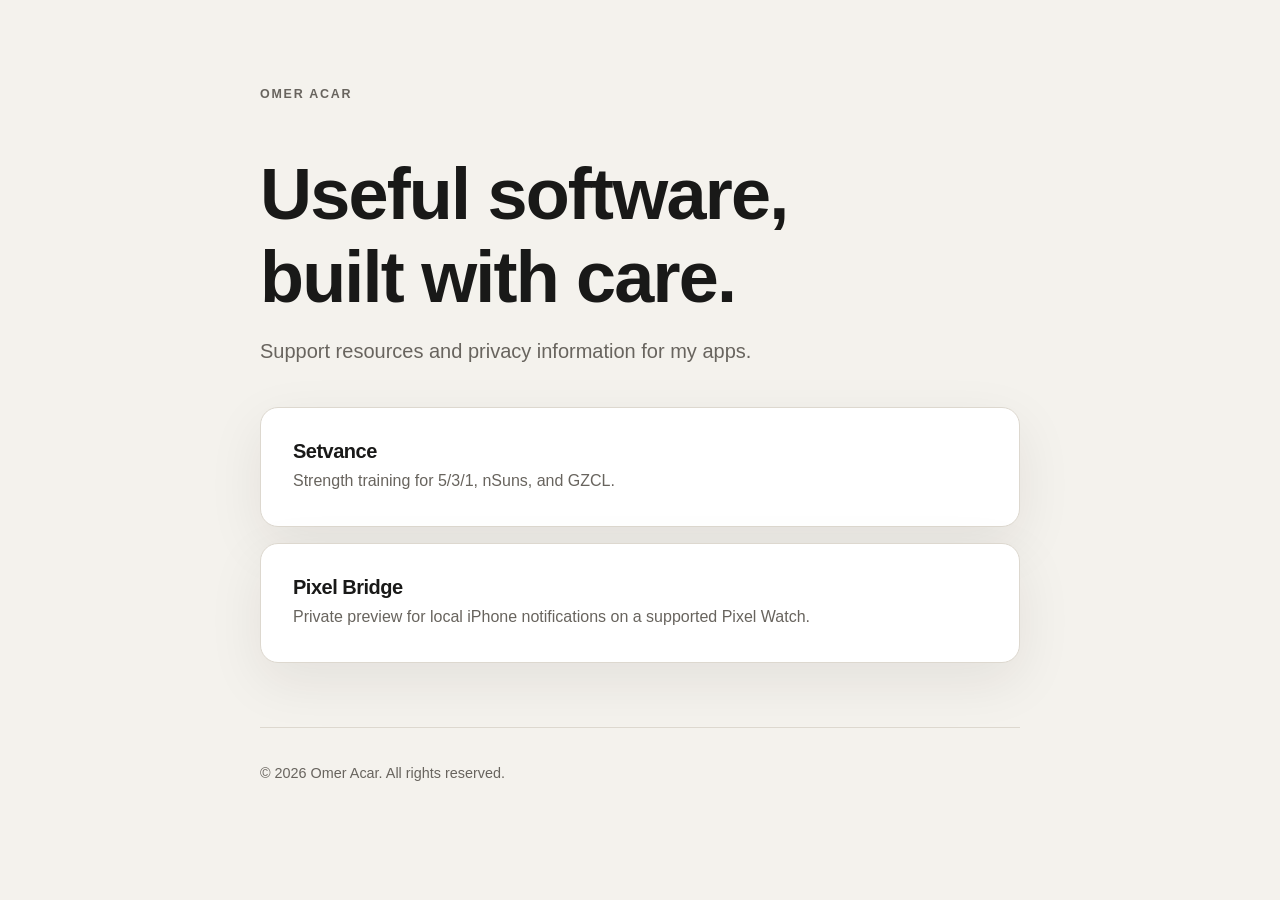
<file: index.html>
<!doctype html>
<html lang="en">
<head>
  <meta charset="utf-8">
  <meta name="viewport" content="width=device-width, initial-scale=1">
  <meta name="description" content="Support and privacy information for apps by Omer Acar.">
  <title>Apps by Omer Acar</title>
  <link rel="canonical" href="https://www.acar.one/">
  <link rel="stylesheet" href="styles.css">
</head>
<body>
  <main class="shell">
    <span class="wordmark">Omer Acar</span>
    <h1>Useful software, built with care.</h1>
    <p class="lede">Support resources and privacy information for my apps.</p>

    <a class="card" href="setvance/">
      <h2>Setvance</h2>
      <p>Strength training for 5/3/1, nSuns, and GZCL.</p>
    </a>

    <a class="card" href="pixel-bridge/">
      <h2>Pixel Bridge</h2>
      <p>Private preview for local iPhone notifications on a supported Pixel Watch.</p>
    </a>

    <footer>
      <p>&copy; 2026 Omer Acar. All rights reserved.</p>
    </footer>
  </main>
</body>
</html>
</file>
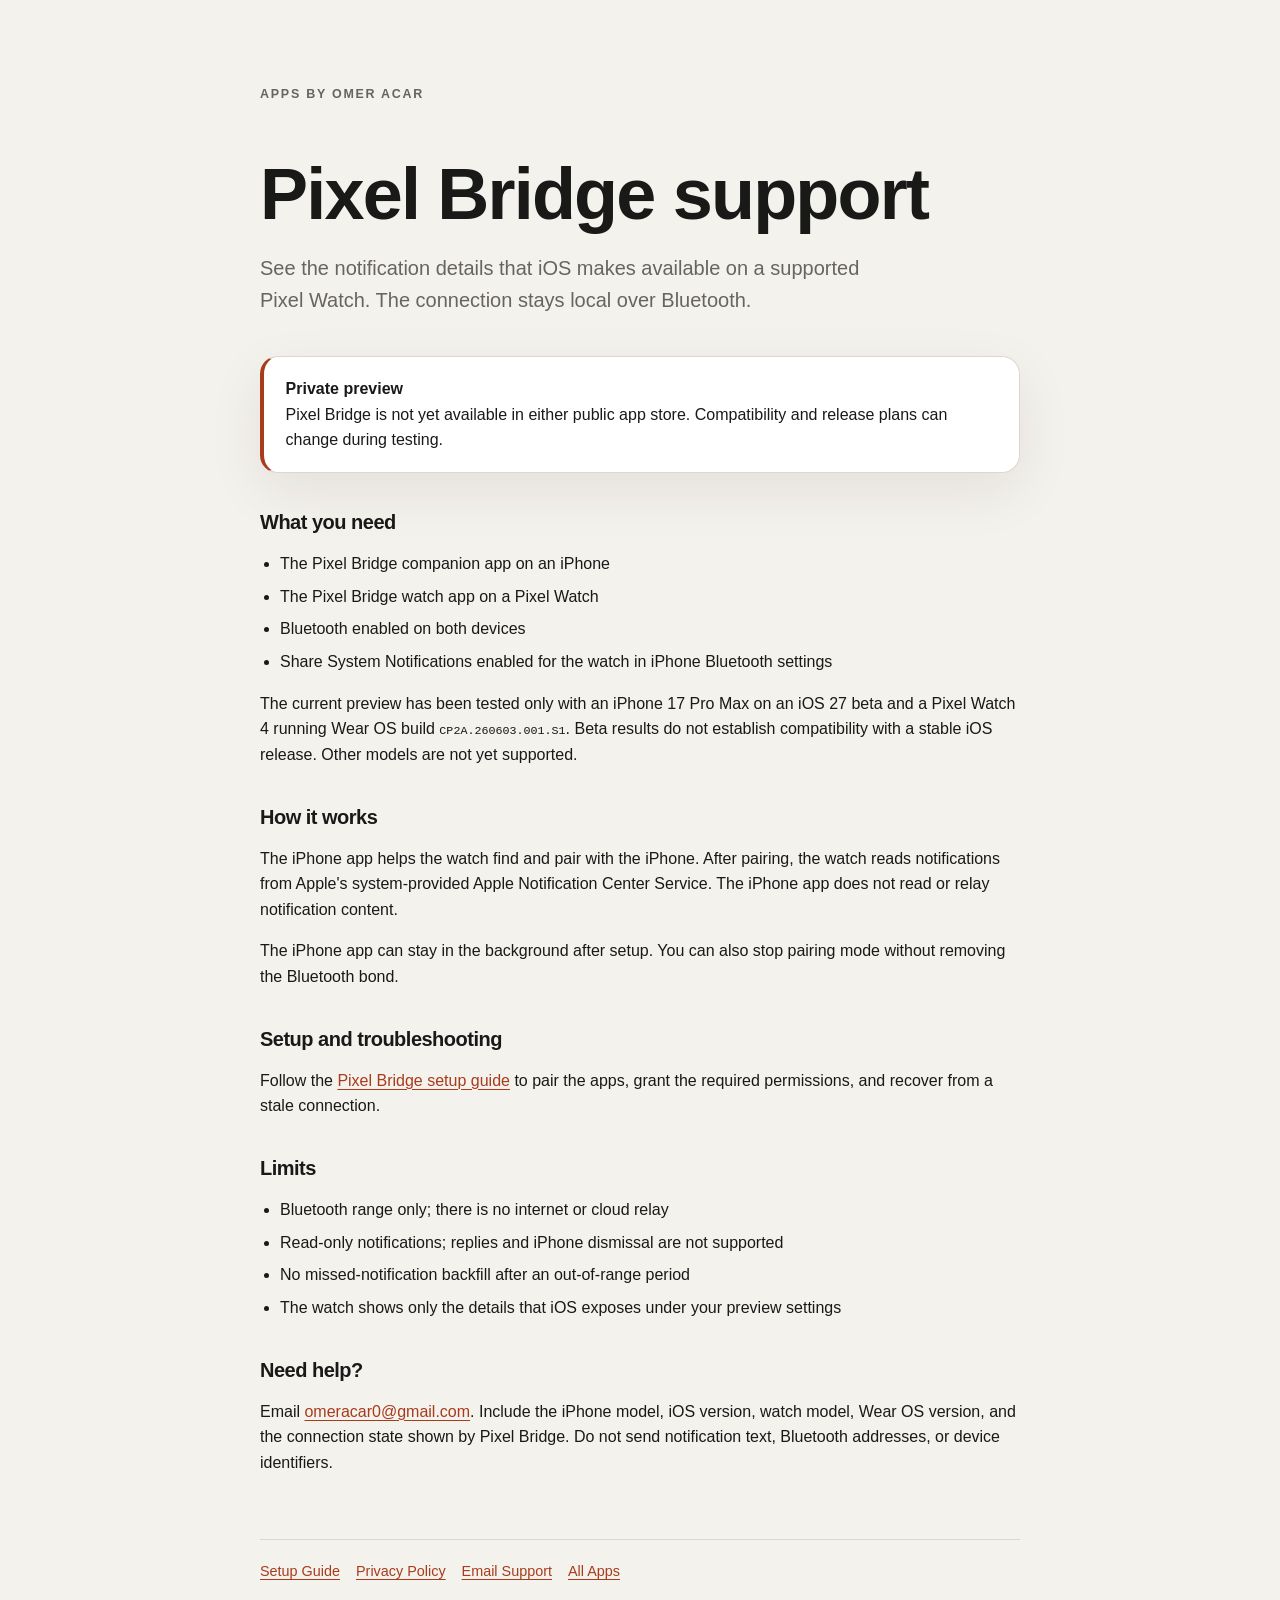
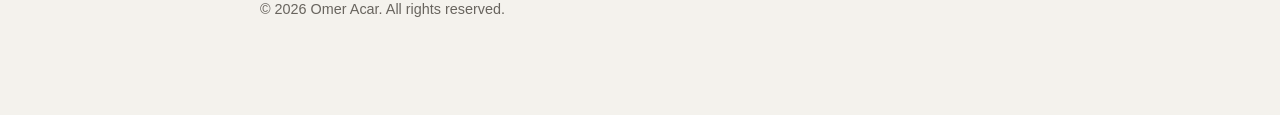
<file: pixel-bridge/index.html>
<!doctype html>
<html lang="en">
<head>
  <meta charset="utf-8">
  <meta name="viewport" content="width=device-width, initial-scale=1">
  <meta name="description" content="Support and compatibility information for Pixel Bridge, an iPhone and Pixel Watch notification companion.">
  <title>Pixel Bridge Support</title>
  <link rel="canonical" href="https://www.acar.one/pixel-bridge/">
  <link rel="stylesheet" href="../styles.css">
</head>
<body>
  <main class="shell">
    <a class="wordmark" href="../">Apps by Omer Acar</a>
    <h1>Pixel Bridge support</h1>
    <p class="lede">See the notification details that iOS makes available on a supported Pixel Watch. The connection stays local over Bluetooth.</p>

    <div class="notice">
      <strong>Private preview</strong><br>
      Pixel Bridge is not yet available in either public app store. Compatibility and release plans can change during testing.
    </div>

    <h2>What you need</h2>
    <ul class="features">
      <li>The Pixel Bridge companion app on an iPhone</li>
      <li>The Pixel Bridge watch app on a Pixel Watch</li>
      <li>Bluetooth enabled on both devices</li>
      <li>Share System Notifications enabled for the watch in iPhone Bluetooth settings</li>
    </ul>
    <p>The current preview has been tested only with an iPhone 17 Pro Max on an iOS 27 beta and a Pixel Watch 4 running Wear OS build <code>CP2A.260603.001.S1</code>. Beta results do not establish compatibility with a stable iOS release. Other models are not yet supported.</p>

    <h2>How it works</h2>
    <p>The iPhone app helps the watch find and pair with the iPhone. After pairing, the watch reads notifications from Apple's system-provided Apple Notification Center Service. The iPhone app does not read or relay notification content.</p>
    <p>The iPhone app can stay in the background after setup. You can also stop pairing mode without removing the Bluetooth bond.</p>

    <h2>Setup and troubleshooting</h2>
    <p>Follow the <a href="setup.html">Pixel Bridge setup guide</a> to pair the apps, grant the required permissions, and recover from a stale connection.</p>

    <h2>Limits</h2>
    <ul class="features">
      <li>Bluetooth range only; there is no internet or cloud relay</li>
      <li>Read-only notifications; replies and iPhone dismissal are not supported</li>
      <li>No missed-notification backfill after an out-of-range period</li>
      <li>The watch shows only the details that iOS exposes under your preview settings</li>
    </ul>

    <h2>Need help?</h2>
    <p>Email <a href="mailto:omeracar0@gmail.com">omeracar0@gmail.com</a>. Include the iPhone model, iOS version, watch model, Wear OS version, and the connection state shown by Pixel Bridge. Do not send notification text, Bluetooth addresses, or device identifiers.</p>

    <footer>
      <div class="footer-links">
        <a href="setup.html">Setup Guide</a>
        <a href="privacy.html">Privacy Policy</a>
        <a href="mailto:omeracar0@gmail.com">Email Support</a>
        <a href="../">All Apps</a>
      </div>
      <p>&copy; 2026 Omer Acar. All rights reserved.</p>
    </footer>
  </main>
</body>
</html>
</file>
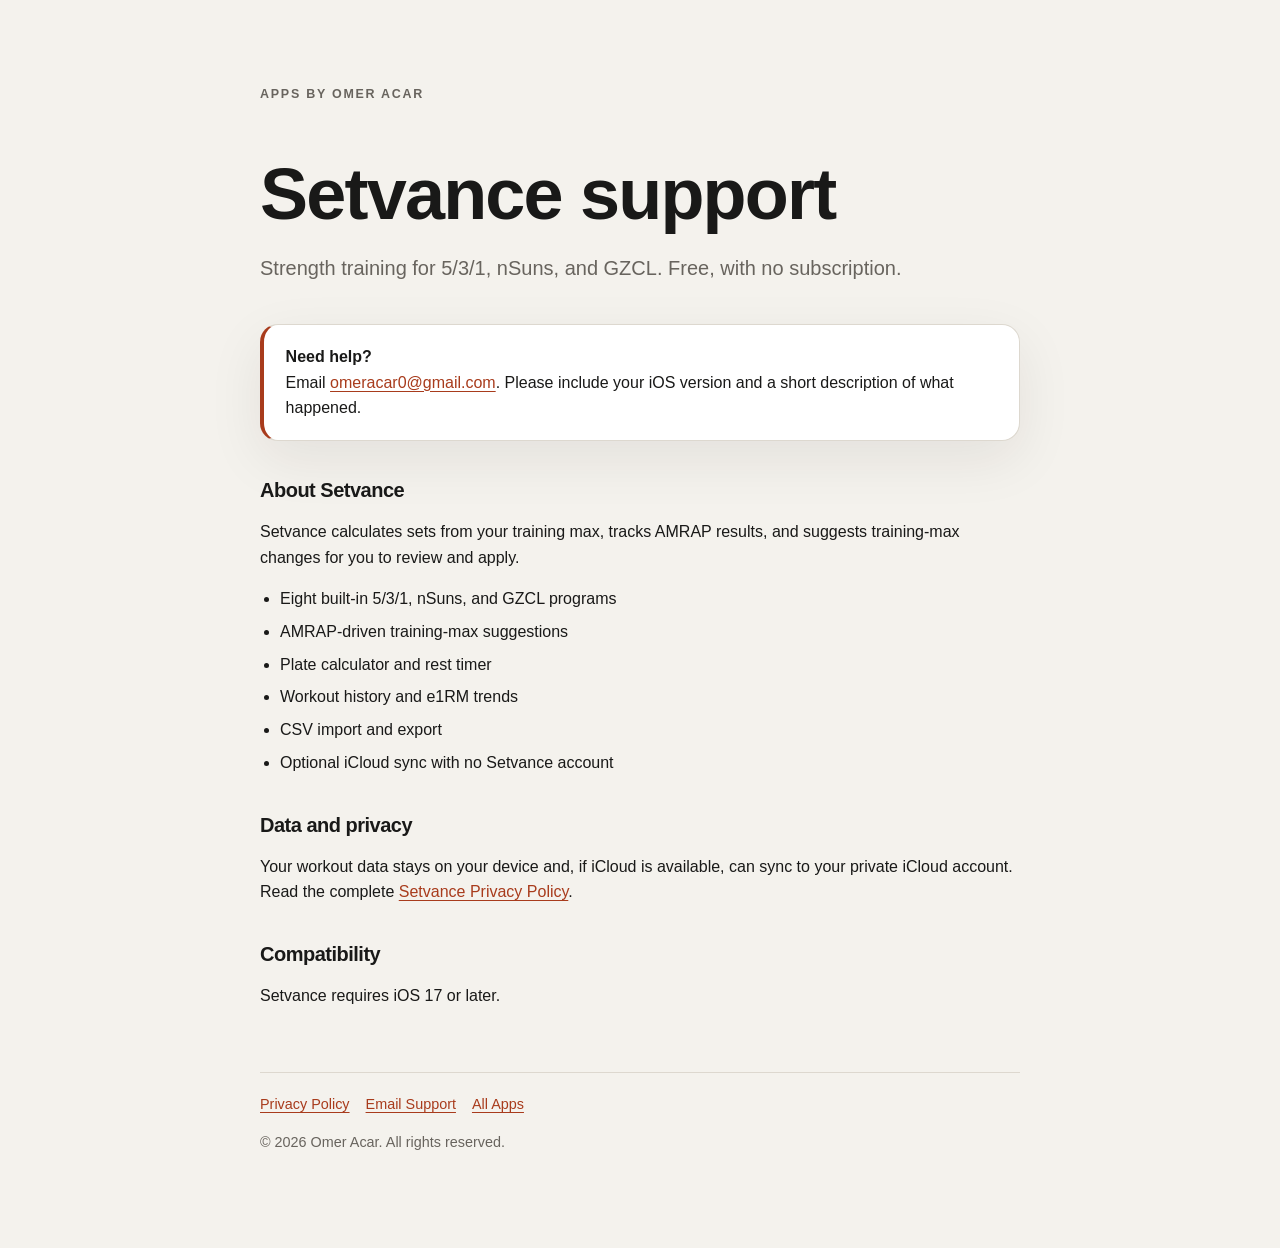
<file: setvance/index.html>
<!doctype html>
<html lang="en">
<head>
  <meta charset="utf-8">
  <meta name="viewport" content="width=device-width, initial-scale=1">
  <meta name="description" content="Support for Setvance, an iOS strength-training app for 5/3/1, nSuns, and GZCL.">
  <title>Setvance Support</title>
  <link rel="canonical" href="https://www.acar.one/setvance/">
  <link rel="stylesheet" href="../styles.css">
</head>
<body>
  <main class="shell">
    <a class="wordmark" href="../">Apps by Omer Acar</a>
    <h1>Setvance support</h1>
    <p class="lede">Strength training for 5/3/1, nSuns, and GZCL. Free, with no subscription.</p>

    <div class="notice">
      <strong>Need help?</strong><br>
      Email <a href="mailto:omeracar0@gmail.com">omeracar0@gmail.com</a>. Please include your iOS version and a short description of what happened.
    </div>

    <h2>About Setvance</h2>
    <p>Setvance calculates sets from your training max, tracks AMRAP results, and suggests training-max changes for you to review and apply.</p>

    <ul class="features">
      <li>Eight built-in 5/3/1, nSuns, and GZCL programs</li>
      <li>AMRAP-driven training-max suggestions</li>
      <li>Plate calculator and rest timer</li>
      <li>Workout history and e1RM trends</li>
      <li>CSV import and export</li>
      <li>Optional iCloud sync with no Setvance account</li>
    </ul>

    <h2>Data and privacy</h2>
    <p>Your workout data stays on your device and, if iCloud is available, can sync to your private iCloud account. Read the complete <a href="privacy.html">Setvance Privacy Policy</a>.</p>

    <h2>Compatibility</h2>
    <p>Setvance requires iOS 17 or later.</p>

    <footer>
      <div class="footer-links">
        <a href="privacy.html">Privacy Policy</a>
        <a href="mailto:omeracar0@gmail.com">Email Support</a>
        <a href="../">All Apps</a>
      </div>
      <p>&copy; 2026 Omer Acar. All rights reserved.</p>
    </footer>
  </main>
</body>
</html>
</file>
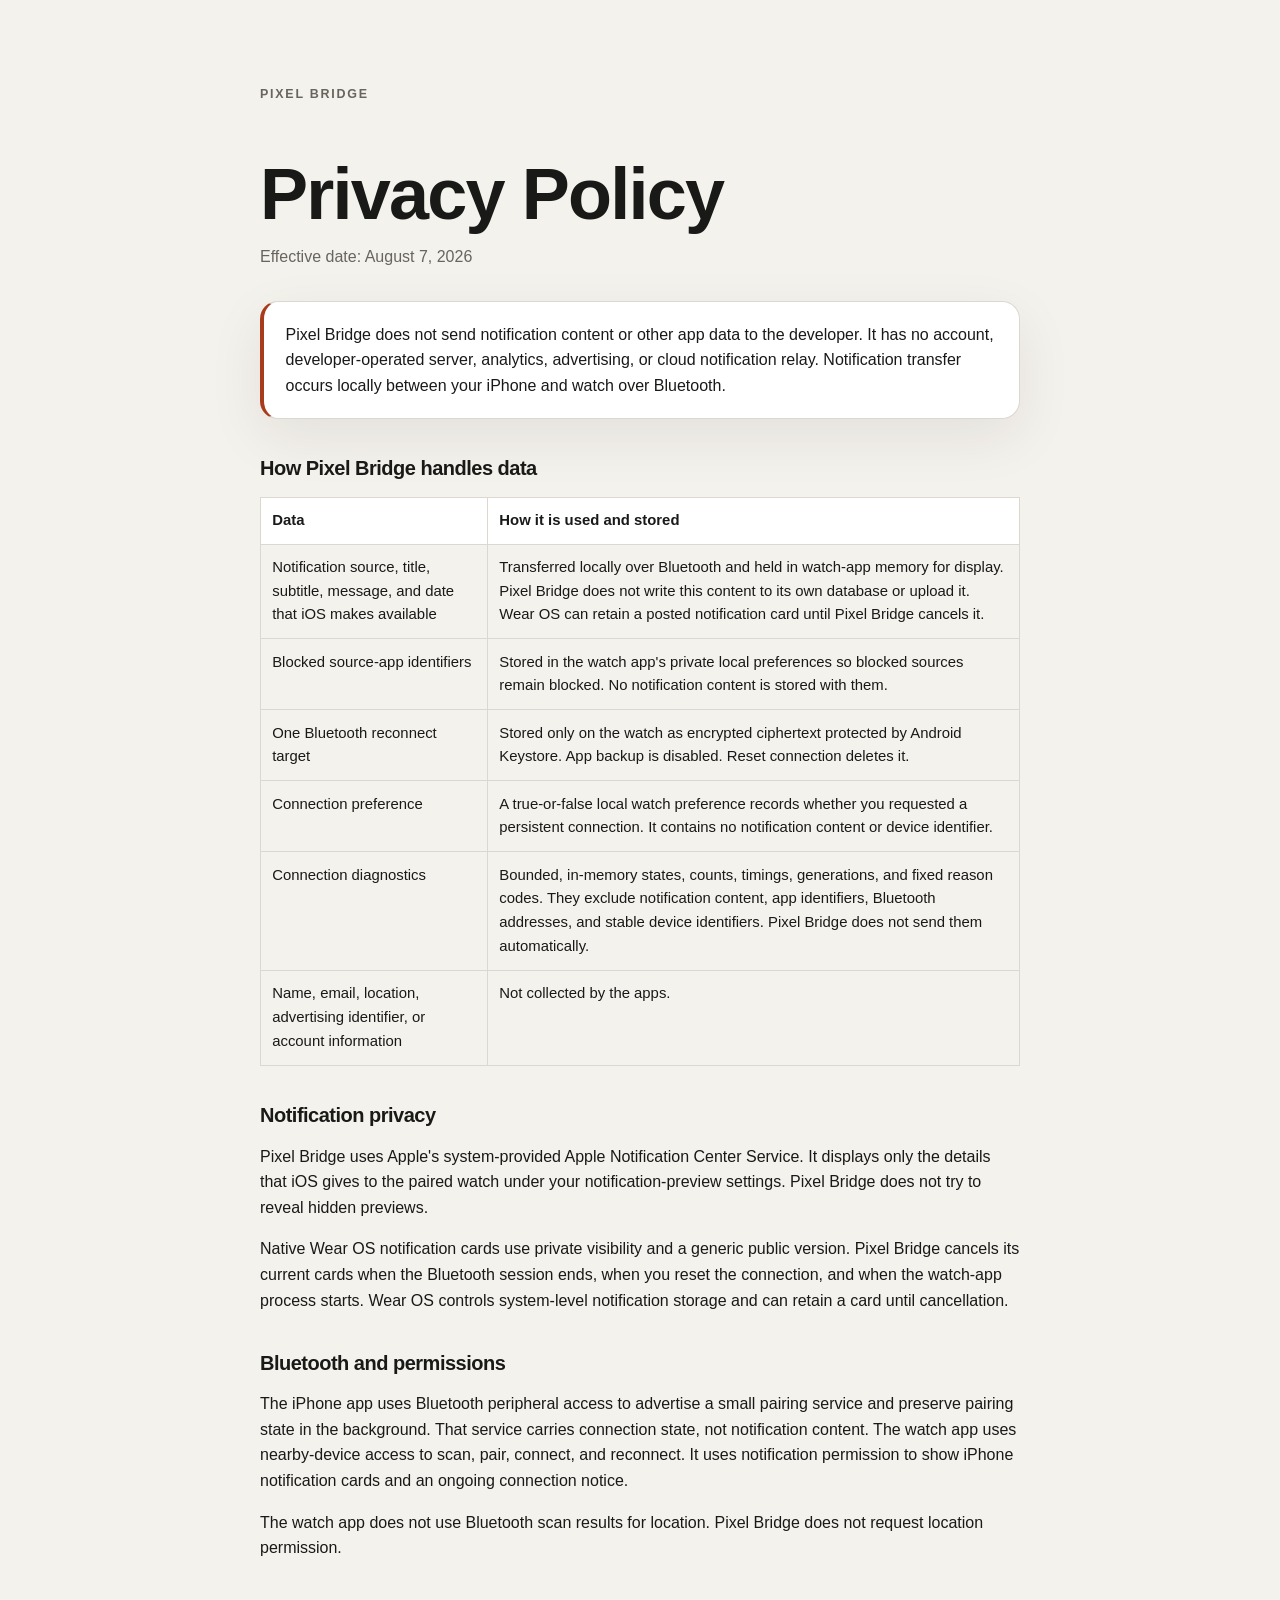
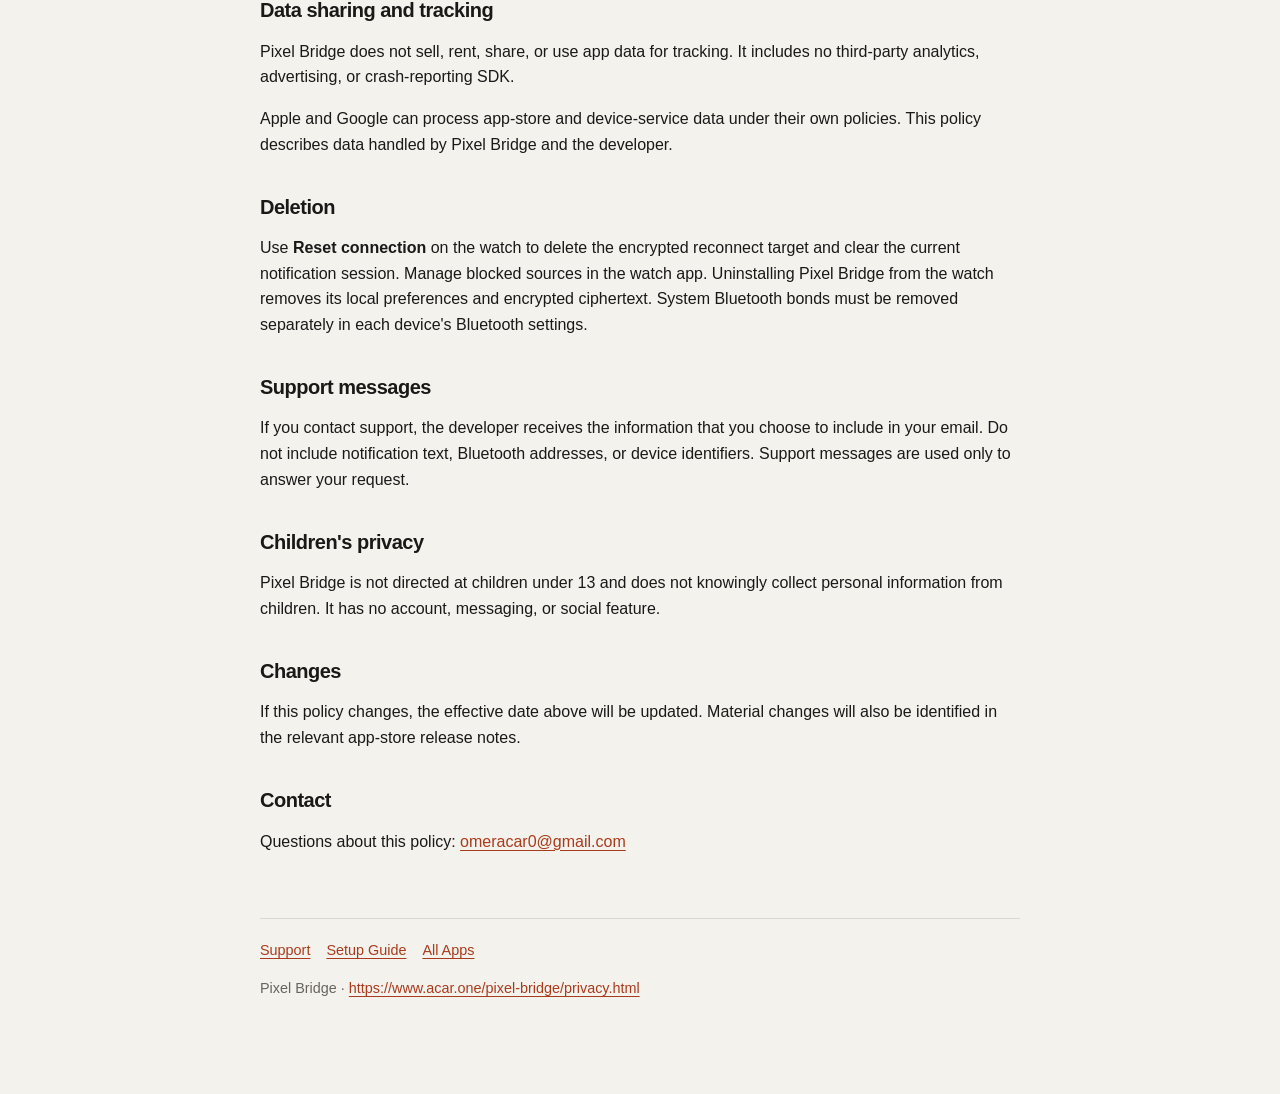
<file: pixel-bridge/privacy.html>
<!doctype html>
<html lang="en">
<head>
  <meta charset="utf-8">
  <meta name="viewport" content="width=device-width, initial-scale=1">
  <meta name="description" content="Privacy Policy for the Pixel Bridge iPhone and Pixel Watch apps.">
  <title>Pixel Bridge Privacy Policy</title>
  <link rel="canonical" href="https://www.acar.one/pixel-bridge/privacy.html">
  <link rel="stylesheet" href="../styles.css">
</head>
<body>
  <main class="shell">
    <a class="wordmark" href="./">Pixel Bridge</a>
    <h1>Privacy Policy</h1>
    <p class="meta">Effective date: August 7, 2026</p>

    <div class="notice">Pixel Bridge does not send notification content or other app data to the developer. It has no account, developer-operated server, analytics, advertising, or cloud notification relay. Notification transfer occurs locally between your iPhone and watch over Bluetooth.</div>

    <h2>How Pixel Bridge handles data</h2>
    <div class="table-wrap">
      <table>
        <thead>
          <tr><th scope="col">Data</th><th scope="col">How it is used and stored</th></tr>
        </thead>
        <tbody>
          <tr><td>Notification source, title, subtitle, message, and date that iOS makes available</td><td>Transferred locally over Bluetooth and held in watch-app memory for display. Pixel Bridge does not write this content to its own database or upload it. Wear OS can retain a posted notification card until Pixel Bridge cancels it.</td></tr>
          <tr><td>Blocked source-app identifiers</td><td>Stored in the watch app's private local preferences so blocked sources remain blocked. No notification content is stored with them.</td></tr>
          <tr><td>One Bluetooth reconnect target</td><td>Stored only on the watch as encrypted ciphertext protected by Android Keystore. App backup is disabled. Reset connection deletes it.</td></tr>
          <tr><td>Connection preference</td><td>A true-or-false local watch preference records whether you requested a persistent connection. It contains no notification content or device identifier.</td></tr>
          <tr><td>Connection diagnostics</td><td>Bounded, in-memory states, counts, timings, generations, and fixed reason codes. They exclude notification content, app identifiers, Bluetooth addresses, and stable device identifiers. Pixel Bridge does not send them automatically.</td></tr>
          <tr><td>Name, email, location, advertising identifier, or account information</td><td>Not collected by the apps.</td></tr>
        </tbody>
      </table>
    </div>

    <h2>Notification privacy</h2>
    <p>Pixel Bridge uses Apple's system-provided Apple Notification Center Service. It displays only the details that iOS gives to the paired watch under your notification-preview settings. Pixel Bridge does not try to reveal hidden previews.</p>
    <p>Native Wear OS notification cards use private visibility and a generic public version. Pixel Bridge cancels its current cards when the Bluetooth session ends, when you reset the connection, and when the watch-app process starts. Wear OS controls system-level notification storage and can retain a card until cancellation.</p>

    <h2>Bluetooth and permissions</h2>
    <p>The iPhone app uses Bluetooth peripheral access to advertise a small pairing service and preserve pairing state in the background. That service carries connection state, not notification content. The watch app uses nearby-device access to scan, pair, connect, and reconnect. It uses notification permission to show iPhone notification cards and an ongoing connection notice.</p>
    <p>The watch app does not use Bluetooth scan results for location. Pixel Bridge does not request location permission.</p>

    <h2>Data sharing and tracking</h2>
    <p>Pixel Bridge does not sell, rent, share, or use app data for tracking. It includes no third-party analytics, advertising, or crash-reporting SDK.</p>
    <p>Apple and Google can process app-store and device-service data under their own policies. This policy describes data handled by Pixel Bridge and the developer.</p>

    <h2>Deletion</h2>
    <p>Use <strong>Reset connection</strong> on the watch to delete the encrypted reconnect target and clear the current notification session. Manage blocked sources in the watch app. Uninstalling Pixel Bridge from the watch removes its local preferences and encrypted ciphertext. System Bluetooth bonds must be removed separately in each device's Bluetooth settings.</p>

    <h2>Support messages</h2>
    <p>If you contact support, the developer receives the information that you choose to include in your email. Do not include notification text, Bluetooth addresses, or device identifiers. Support messages are used only to answer your request.</p>

    <h2>Children's privacy</h2>
    <p>Pixel Bridge is not directed at children under 13 and does not knowingly collect personal information from children. It has no account, messaging, or social feature.</p>

    <h2>Changes</h2>
    <p>If this policy changes, the effective date above will be updated. Material changes will also be identified in the relevant app-store release notes.</p>

    <h2>Contact</h2>
    <p>Questions about this policy: <a href="mailto:omeracar0@gmail.com">omeracar0@gmail.com</a></p>

    <footer>
      <div class="footer-links">
        <a href="./">Support</a>
        <a href="setup.html">Setup Guide</a>
        <a href="../">All Apps</a>
      </div>
      <p>Pixel Bridge &middot; <a href="https://www.acar.one/pixel-bridge/privacy.html">https://www.acar.one/pixel-bridge/privacy.html</a></p>
    </footer>
  </main>
</body>
</html>
</file>
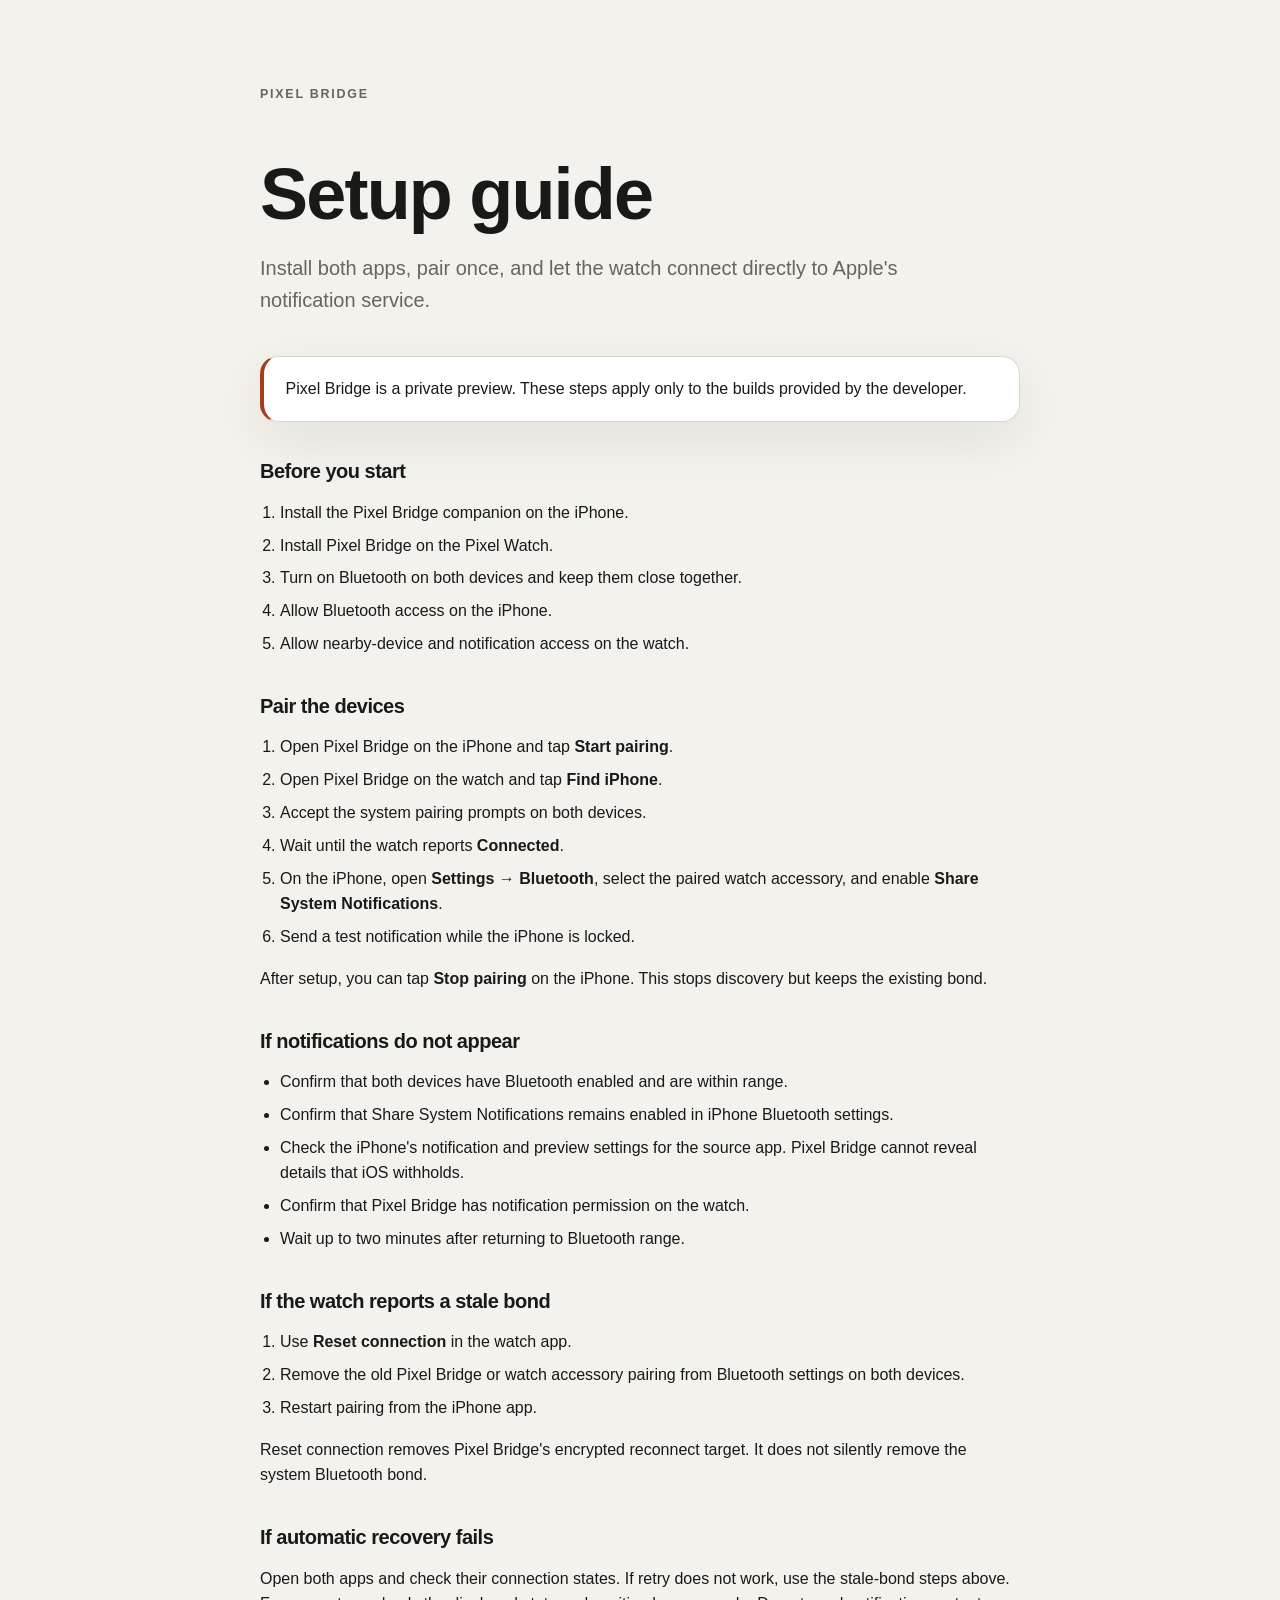
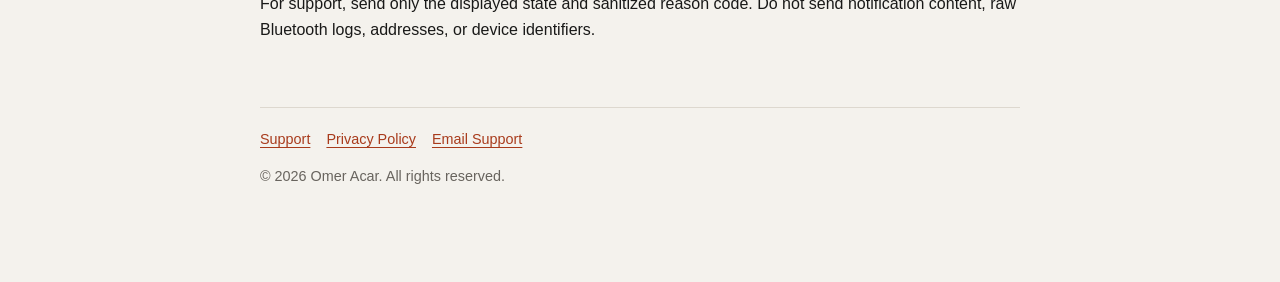
<file: pixel-bridge/setup.html>
<!doctype html>
<html lang="en">
<head>
  <meta charset="utf-8">
  <meta name="viewport" content="width=device-width, initial-scale=1">
  <meta name="description" content="Setup and troubleshooting instructions for Pixel Bridge on iPhone and Pixel Watch.">
  <title>Pixel Bridge Setup</title>
  <link rel="canonical" href="https://www.acar.one/pixel-bridge/setup.html">
  <link rel="stylesheet" href="../styles.css">
</head>
<body>
  <main class="shell">
    <a class="wordmark" href="./">Pixel Bridge</a>
    <h1>Setup guide</h1>
    <p class="lede">Install both apps, pair once, and let the watch connect directly to Apple's notification service.</p>

    <div class="notice">Pixel Bridge is a private preview. These steps apply only to the builds provided by the developer.</div>

    <h2>Before you start</h2>
    <ol class="features">
      <li>Install the Pixel Bridge companion on the iPhone.</li>
      <li>Install Pixel Bridge on the Pixel Watch.</li>
      <li>Turn on Bluetooth on both devices and keep them close together.</li>
      <li>Allow Bluetooth access on the iPhone.</li>
      <li>Allow nearby-device and notification access on the watch.</li>
    </ol>

    <h2>Pair the devices</h2>
    <ol class="features">
      <li>Open Pixel Bridge on the iPhone and tap <strong>Start pairing</strong>.</li>
      <li>Open Pixel Bridge on the watch and tap <strong>Find iPhone</strong>.</li>
      <li>Accept the system pairing prompts on both devices.</li>
      <li>Wait until the watch reports <strong>Connected</strong>.</li>
      <li>On the iPhone, open <strong>Settings &rarr; Bluetooth</strong>, select the paired watch accessory, and enable <strong>Share System Notifications</strong>.</li>
      <li>Send a test notification while the iPhone is locked.</li>
    </ol>
    <p>After setup, you can tap <strong>Stop pairing</strong> on the iPhone. This stops discovery but keeps the existing bond.</p>

    <h2>If notifications do not appear</h2>
    <ul class="features">
      <li>Confirm that both devices have Bluetooth enabled and are within range.</li>
      <li>Confirm that Share System Notifications remains enabled in iPhone Bluetooth settings.</li>
      <li>Check the iPhone's notification and preview settings for the source app. Pixel Bridge cannot reveal details that iOS withholds.</li>
      <li>Confirm that Pixel Bridge has notification permission on the watch.</li>
      <li>Wait up to two minutes after returning to Bluetooth range.</li>
    </ul>

    <h2>If the watch reports a stale bond</h2>
    <ol class="features">
      <li>Use <strong>Reset connection</strong> in the watch app.</li>
      <li>Remove the old Pixel Bridge or watch accessory pairing from Bluetooth settings on both devices.</li>
      <li>Restart pairing from the iPhone app.</li>
    </ol>
    <p>Reset connection removes Pixel Bridge's encrypted reconnect target. It does not silently remove the system Bluetooth bond.</p>

    <h2>If automatic recovery fails</h2>
    <p>Open both apps and check their connection states. If retry does not work, use the stale-bond steps above. For support, send only the displayed state and sanitized reason code. Do not send notification content, raw Bluetooth logs, addresses, or device identifiers.</p>

    <footer>
      <div class="footer-links">
        <a href="./">Support</a>
        <a href="privacy.html">Privacy Policy</a>
        <a href="mailto:omeracar0@gmail.com">Email Support</a>
      </div>
      <p>&copy; 2026 Omer Acar. All rights reserved.</p>
    </footer>
  </main>
</body>
</html>
</file>
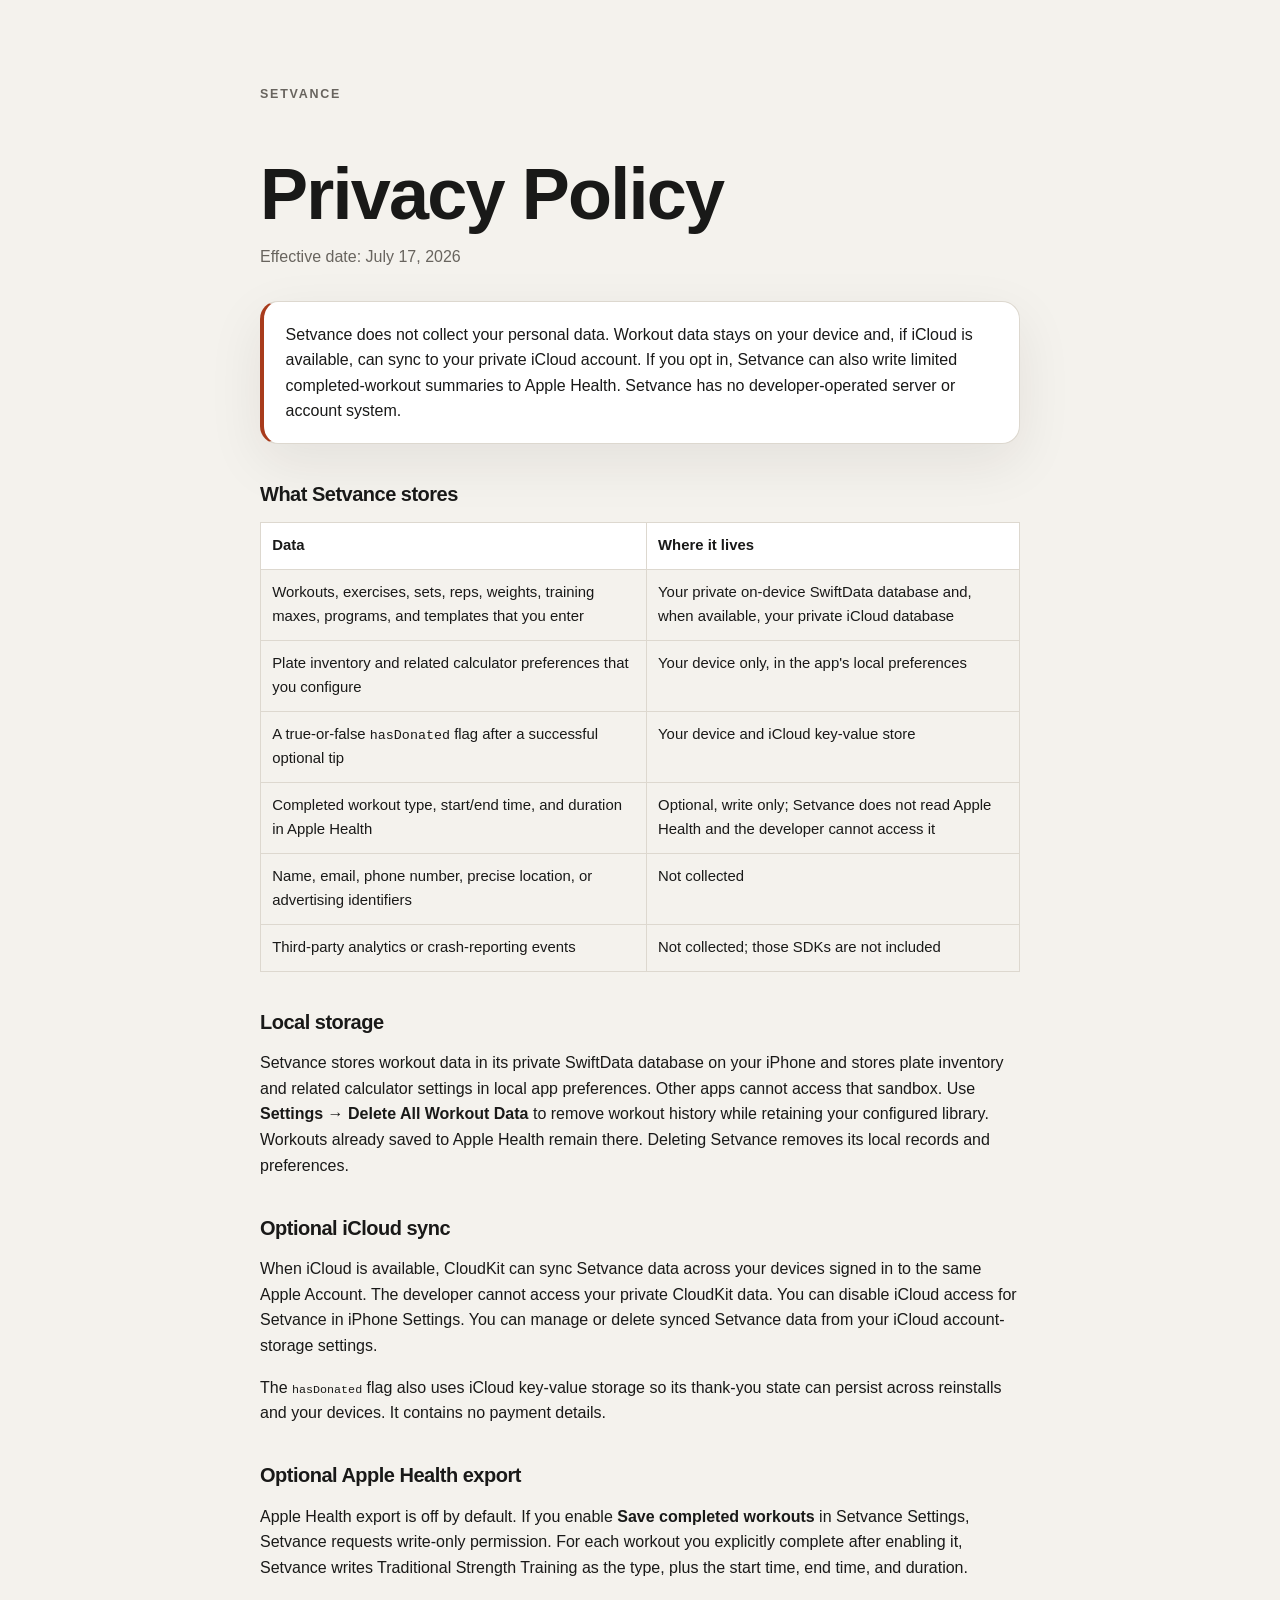
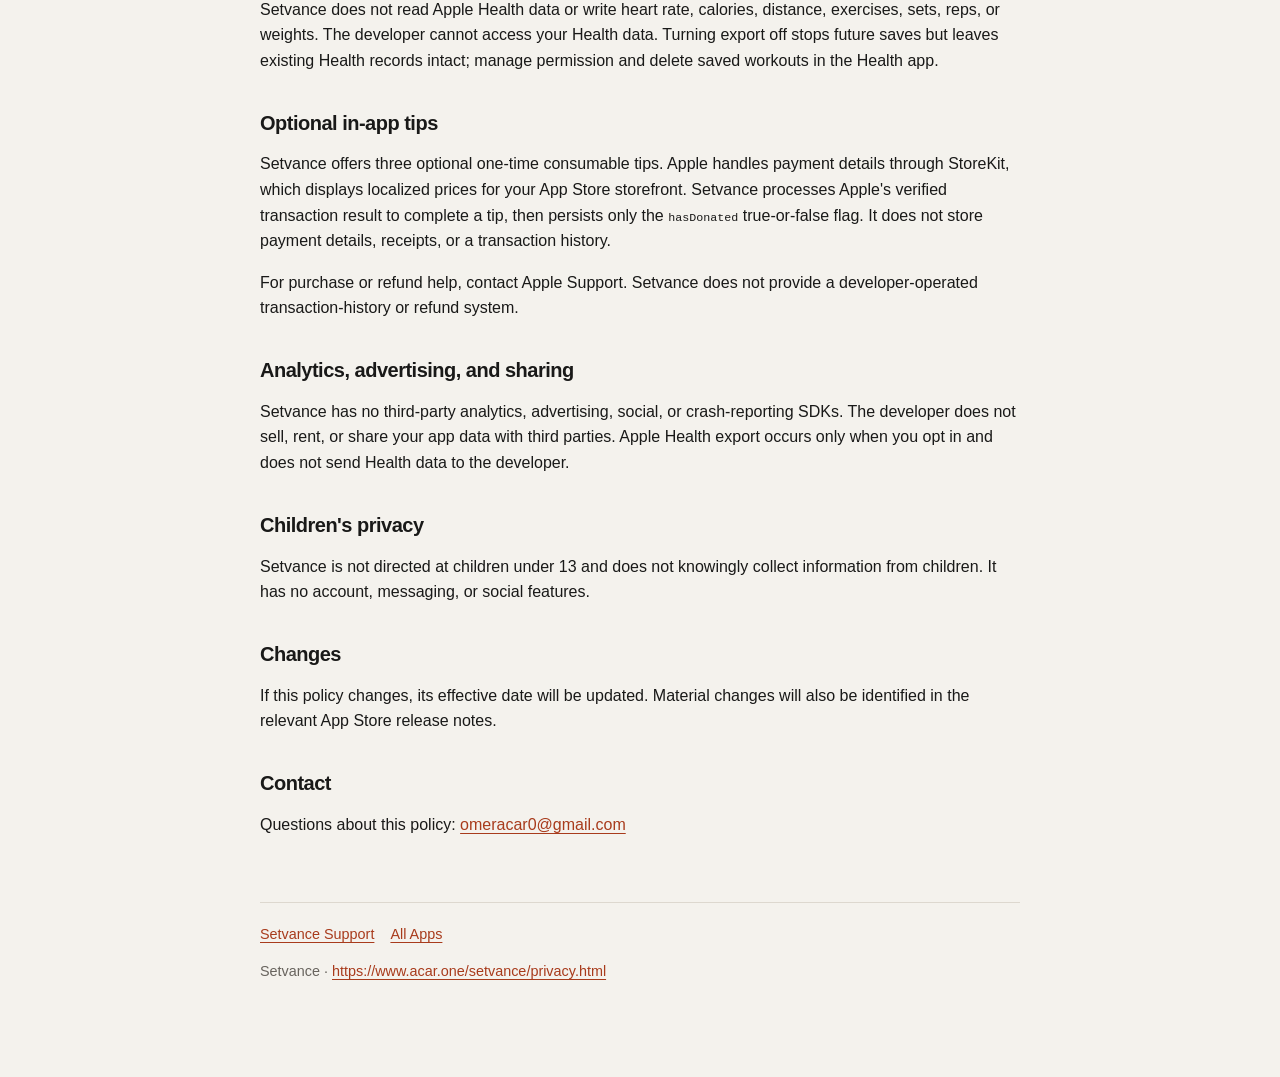
<file: setvance/privacy.html>
<!doctype html>
<html lang="en">
<head>
  <meta charset="utf-8">
  <meta name="viewport" content="width=device-width, initial-scale=1">
  <meta name="description" content="Privacy Policy for the Setvance iOS strength-training app.">
  <title>Setvance Privacy Policy</title>
  <link rel="canonical" href="https://www.acar.one/setvance/privacy.html">
  <link rel="stylesheet" href="../styles.css">
</head>
<body>
  <main class="shell">
    <a class="wordmark" href="./">Setvance</a>
    <h1>Privacy Policy</h1>
    <p class="meta">Effective date: July 17, 2026</p>

    <div class="notice">Setvance does not collect your personal data. Workout data stays on your device and, if iCloud is available, can sync to your private iCloud account. If you opt in, Setvance can also write limited completed-workout summaries to Apple Health. Setvance has no developer-operated server or account system.</div>

    <h2>What Setvance stores</h2>
    <div class="table-wrap">
      <table>
        <thead>
          <tr><th scope="col">Data</th><th scope="col">Where it lives</th></tr>
        </thead>
        <tbody>
          <tr><td>Workouts, exercises, sets, reps, weights, training maxes, programs, and templates that you enter</td><td>Your private on-device SwiftData database and, when available, your private iCloud database</td></tr>
          <tr><td>Plate inventory and related calculator preferences that you configure</td><td>Your device only, in the app's local preferences</td></tr>
          <tr><td>A true-or-false <code>hasDonated</code> flag after a successful optional tip</td><td>Your device and iCloud key-value store</td></tr>
          <tr><td>Completed workout type, start/end time, and duration in Apple Health</td><td>Optional, write only; Setvance does not read Apple Health and the developer cannot access it</td></tr>
          <tr><td>Name, email, phone number, precise location, or advertising identifiers</td><td>Not collected</td></tr>
          <tr><td>Third-party analytics or crash-reporting events</td><td>Not collected; those SDKs are not included</td></tr>
        </tbody>
      </table>
    </div>

    <h2>Local storage</h2>
    <p>Setvance stores workout data in its private SwiftData database on your iPhone and stores plate inventory and related calculator settings in local app preferences. Other apps cannot access that sandbox. Use <strong>Settings &rarr; Delete All Workout Data</strong> to remove workout history while retaining your configured library. Workouts already saved to Apple Health remain there. Deleting Setvance removes its local records and preferences.</p>

    <h2>Optional iCloud sync</h2>
    <p>When iCloud is available, CloudKit can sync Setvance data across your devices signed in to the same Apple Account. The developer cannot access your private CloudKit data. You can disable iCloud access for Setvance in iPhone Settings. You can manage or delete synced Setvance data from your iCloud account-storage settings.</p>
    <p>The <code>hasDonated</code> flag also uses iCloud key-value storage so its thank-you state can persist across reinstalls and your devices. It contains no payment details.</p>

    <h2>Optional Apple Health export</h2>
    <p>Apple Health export is off by default. If you enable <strong>Save completed workouts</strong> in Setvance Settings, Setvance requests write-only permission. For each workout you explicitly complete after enabling it, Setvance writes Traditional Strength Training as the type, plus the start time, end time, and duration.</p>
    <p>Setvance does not read Apple Health data or write heart rate, calories, distance, exercises, sets, reps, or weights. The developer cannot access your Health data. Turning export off stops future saves but leaves existing Health records intact; manage permission and delete saved workouts in the Health app.</p>

    <h2>Optional in-app tips</h2>
    <p>Setvance offers three optional one-time consumable tips. Apple handles payment details through StoreKit, which displays localized prices for your App Store storefront. Setvance processes Apple's verified transaction result to complete a tip, then persists only the <code>hasDonated</code> true-or-false flag. It does not store payment details, receipts, or a transaction history.</p>
    <p>For purchase or refund help, contact Apple Support. Setvance does not provide a developer-operated transaction-history or refund system.</p>

    <h2>Analytics, advertising, and sharing</h2>
    <p>Setvance has no third-party analytics, advertising, social, or crash-reporting SDKs. The developer does not sell, rent, or share your app data with third parties. Apple Health export occurs only when you opt in and does not send Health data to the developer.</p>

    <h2>Children's privacy</h2>
    <p>Setvance is not directed at children under 13 and does not knowingly collect information from children. It has no account, messaging, or social features.</p>

    <h2>Changes</h2>
    <p>If this policy changes, its effective date will be updated. Material changes will also be identified in the relevant App Store release notes.</p>

    <h2>Contact</h2>
    <p>Questions about this policy: <a href="mailto:omeracar0@gmail.com">omeracar0@gmail.com</a></p>

    <footer>
      <div class="footer-links">
        <a href="./">Setvance Support</a>
        <a href="../">All Apps</a>
      </div>
      <p>Setvance &middot; <a href="https://www.acar.one/setvance/privacy.html">https://www.acar.one/setvance/privacy.html</a></p>
    </footer>
  </main>
</body>
</html>
</file>
<file: styles.css>
:root {
  color-scheme: light dark;
  --background: #f4f2ed;
  --surface: #ffffff;
  --text: #191918;
  --muted: #68645e;
  --accent: #a83b1c;
  --accent-strong: #7e280f;
  --border: #ddd8cf;
  --shadow: 0 18px 55px rgb(39 31 20 / 8%);
}

@media (prefers-color-scheme: dark) {
  :root {
    --background: #11110f;
    --surface: #1b1a18;
    --text: #f1eee7;
    --muted: #b1aaa0;
    --accent: #ff7854;
    --accent-strong: #ff9b7f;
    --border: #37332d;
    --shadow: none;
  }
}

* {
  box-sizing: border-box;
}

html {
  font-family: -apple-system, BlinkMacSystemFont, "Segoe UI", sans-serif;
  line-height: 1.6;
}

body {
  min-height: 100vh;
  margin: 0;
  background: var(--background);
  color: var(--text);
}

a {
  color: var(--accent);
  text-decoration-thickness: 0.08em;
  text-underline-offset: 0.18em;
}

a:hover {
  color: var(--accent-strong);
}

a:focus-visible {
  outline: 3px solid var(--accent);
  outline-offset: 4px;
  border-radius: 2px;
}

.shell {
  width: min(100% - 2rem, 760px);
  margin-inline: auto;
  padding-block: clamp(2rem, 7vw, 5rem);
}

.wordmark {
  display: inline-block;
  margin-bottom: 3rem;
  color: var(--muted);
  font-size: 0.78rem;
  font-weight: 750;
  letter-spacing: 0.14em;
  text-decoration: none;
  text-transform: uppercase;
}

h1,
h2 {
  line-height: 1.15;
  letter-spacing: -0.025em;
}

h1 {
  max-width: 17ch;
  margin: 0;
  font-size: clamp(2.25rem, 8vw, 4.5rem);
}

h2 {
  margin-top: 2.4rem;
  font-size: 1.25rem;
}

.lede {
  max-width: 58ch;
  margin: 1rem 0 2.5rem;
  color: var(--muted);
  font-size: clamp(1.05rem, 2.5vw, 1.25rem);
}

.card,
.notice {
  border: 1px solid var(--border);
  border-radius: 18px;
  background: var(--surface);
  box-shadow: var(--shadow);
}

.card {
  display: block;
  padding: clamp(1.35rem, 4vw, 2rem);
  color: var(--text);
  text-decoration: none;
}

.card h2 {
  margin: 0 0 0.35rem;
}

.card p {
  margin: 0;
  color: var(--muted);
}

.card + .card {
  margin-top: 1rem;
}

.notice {
  margin-block: 2rem;
  padding: 1.2rem 1.35rem;
  border-left: 4px solid var(--accent);
}

.features {
  padding-left: 1.25rem;
}

.features li + li {
  margin-top: 0.45rem;
}

.meta {
  margin-top: 0.5rem;
  color: var(--muted);
}

.table-wrap {
  overflow-x: auto;
}

table {
  width: 100%;
  border-collapse: collapse;
  font-size: 0.93rem;
}

th,
td {
  padding: 0.7rem;
  border: 1px solid var(--border);
  text-align: left;
  vertical-align: top;
}

th {
  background: var(--surface);
}

footer {
  margin-top: 4rem;
  padding-top: 1.25rem;
  border-top: 1px solid var(--border);
  color: var(--muted);
  font-size: 0.9rem;
}

.footer-links {
  display: flex;
  flex-wrap: wrap;
  gap: 0.45rem 1rem;
}

code {
  font-size: 0.9em;
}

@media (max-width: 520px) {
  .shell {
    width: min(100% - 1.25rem, 760px);
    padding-top: 1.5rem;
  }

  .wordmark {
    margin-bottom: 2rem;
  }

  .table-wrap {
    margin-inline: -0.625rem;
  }
}
</file>
